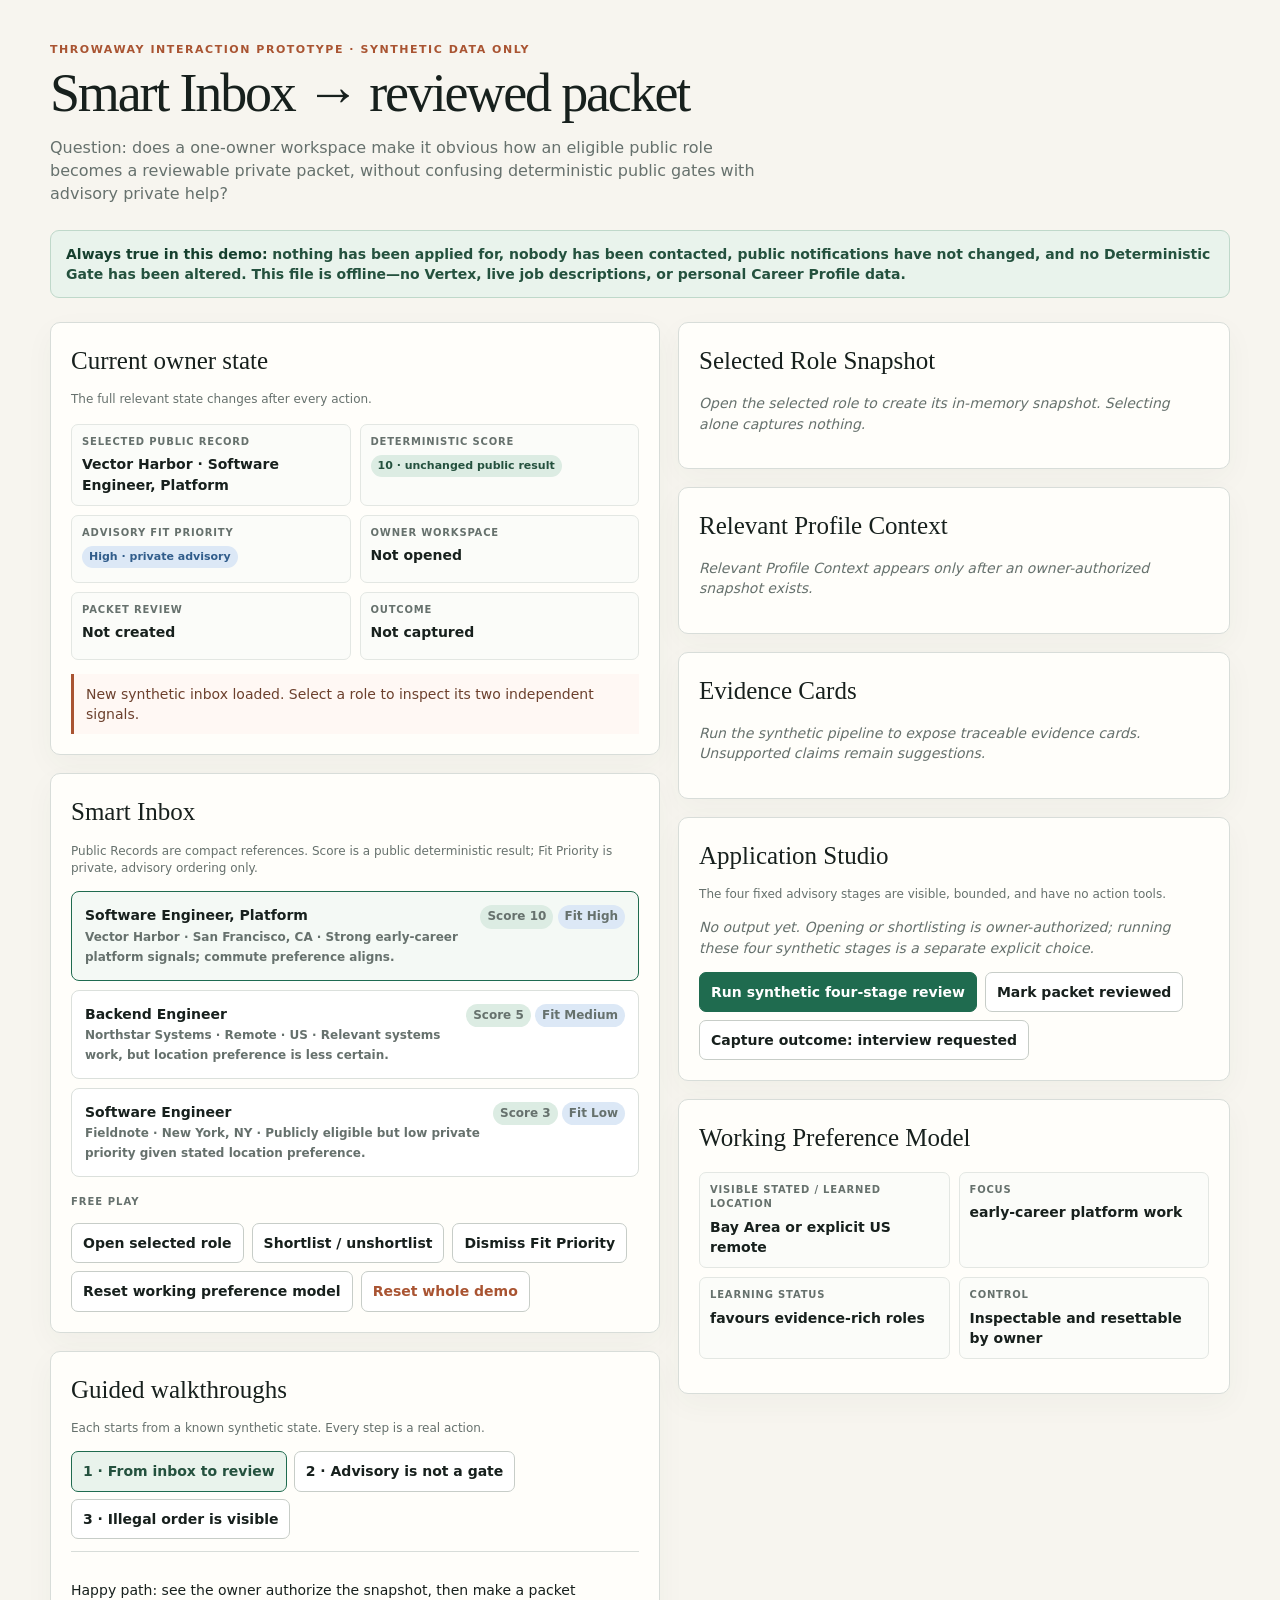
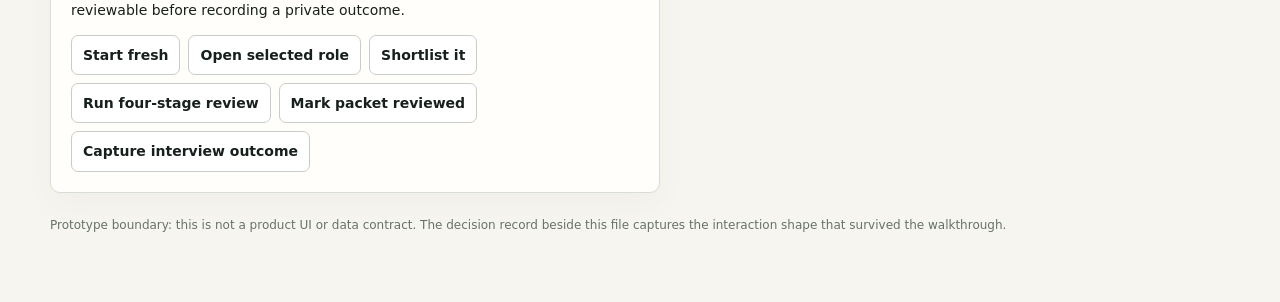
<file: docs/wayfinder/google-adk-evaluation/prototypes/smart-inbox-application-studio/index.html>
<!doctype html>
<html lang="en">
  <head>
    <meta charset="utf-8" />
    <meta name="viewport" content="width=device-width, initial-scale=1" />
    <title>Prototype — Smart Inbox to packet review</title>
    <style>
      :root { color-scheme: light; --ink:#17201d; --muted:#66716d; --line:#d8ddd9; --paper:#f7f5ef; --sheet:#fffefa; --green:#1f6b4f; --rust:#a95432; --blue:#315d8b; }
      * { box-sizing:border-box; } body { margin:0; background:var(--paper); color:var(--ink); font:14px/1.45 Inter,ui-sans-serif,system-ui,sans-serif; }
      main { width:min(1180px,calc(100% - 32px)); margin:auto; padding:42px 0 68px; }
      .kicker { margin:0 0 8px; color:var(--rust); font-size:11px; font-weight:800; letter-spacing:.14em; text-transform:uppercase; }
      h1,h2,h3 { font-family:Georgia,serif; font-weight:500; } h1 { margin:0; font-size:clamp(32px,6vw,54px); line-height:1; letter-spacing:-.04em; } h2 { margin:0; font-size:25px; } h3 { margin:0 0 10px; font-size:18px; }
      .lede { max-width:720px; color:var(--muted); font-size:16px; } .notice { margin:24px 0; border:1px solid #bfd8ca; border-radius:9px; background:#e9f3ec; padding:13px 15px; color:#24513e; font-weight:700; }
      .notice strong { color:#163f2e; } .grid { display:grid; grid-template-columns:1.05fr .95fr; gap:18px; } .panel { border:1px solid var(--line); border-radius:10px; background:var(--sheet); padding:20px; box-shadow:0 10px 30px #3240390a; }
      .panel + .panel { margin-top:18px; } .meta { color:var(--muted); font-size:12px; } .state-grid { display:grid; grid-template-columns:repeat(2,minmax(0,1fr)); gap:9px; margin-top:15px; }
      .state-grid div { min-height:68px; border:1px solid #e3e7e3; border-radius:7px; background:#fbfcf9; padding:10px; } .state-grid dt { color:var(--muted); font-size:10px; font-weight:800; letter-spacing:.08em; text-transform:uppercase; } .state-grid dd { margin:5px 0 0; font-weight:700; }
      .badge { display:inline-block; border-radius:999px; padding:3px 7px; font-size:11px; font-weight:800; } .green { background:#dcece3; color:#24513e; } .blue { background:#dce8f6; color:var(--blue); } .rust { background:#f2e4d2; color:#80512e; } .gray { background:#eaedeb; color:#5c6762; }
      .inbox { display:grid; gap:9px; margin-top:14px; } .role { width:100%; border:1px solid #dbe0dc; border-radius:8px; background:#fff; padding:13px; color:inherit; cursor:pointer; text-align:left; } .role:hover,.role.selected { border-color:var(--green); background:#f4f9f5; } .role strong { display:block; } .role span { color:var(--muted); font-size:12px; } .role .right { float:right; }
      button { border:1px solid #c7cdc8; border-radius:7px; background:#fff; padding:9px 11px; color:var(--ink); cursor:pointer; font:inherit; font-weight:700; } button:hover { border-color:var(--green); color:var(--green); } button.primary { border-color:var(--green); background:var(--green); color:#fff; } button.danger { color:var(--rust); } button:disabled { cursor:default; opacity:.45; }
      .actions { display:flex; flex-wrap:wrap; gap:8px; margin-top:14px; } .action-label { display:block; margin:18px 0 6px; color:var(--muted); font-size:10px; font-weight:800; letter-spacing:.1em; text-transform:uppercase; }
      .event { margin-top:14px; border-left:3px solid var(--rust); background:#fff8f4; padding:10px 12px; color:#6c402d; } .detail-list { margin:0; padding-left:19px; } .detail-list li { margin:6px 0; } .empty { color:var(--muted); font-style:italic; }
      .stage { border-top:1px solid #e5e8e5; padding:13px 0; } .stage:first-child { border-top:0; padding-top:0; } .stage p { margin:5px 0 0; color:#46514c; } .card { border-left:3px solid var(--blue); background:#f3f7fb; padding:10px; margin:9px 0; }
      .walkthrough-tabs { display:flex; flex-wrap:wrap; gap:7px; margin-top:14px; } .walkthrough-tabs button.active { border-color:var(--green); background:#e9f3ec; color:#24513e; } .scenario { margin-top:12px; border-top:1px solid var(--line); padding-top:14px; } .steps { display:flex; flex-wrap:wrap; gap:8px; }
      footer { margin-top:24px; color:var(--muted); font-size:12px; } code { background:#edf0ed; padding:1px 4px; }
      @media (max-width:820px) { main { width:min(100% - 24px,1180px); padding-top:28px; } .grid { grid-template-columns:1fr; } .state-grid { grid-template-columns:1fr; } }
    </style>
  </head>
  <body>
    <main>
      <p class="kicker">Throwaway interaction prototype · synthetic data only</p>
      <h1>Smart Inbox → reviewed packet</h1>
      <p class="lede">Question: does a one-owner workspace make it obvious how an eligible public role becomes a reviewable private packet, without confusing deterministic public gates with advisory private help?</p>
      <p class="notice"><strong>Always true in this demo:</strong> nothing has been applied for, nobody has been contacted, public notifications have not changed, and no Deterministic Gate has been altered. This file is offline—no Vertex, live job descriptions, or personal Career Profile data.</p>

      <div class="grid">
        <section>
          <div class="panel"><h2>Current owner state</h2><p class="meta">The full relevant state changes after every action.</p><div id="state" class="state-grid"></div><div id="event" class="event"></div></div>
          <div class="panel"><h2>Smart Inbox</h2><p class="meta">Public Records are compact references. Score is a public deterministic result; Fit Priority is private, advisory ordering only.</p><div id="inbox" class="inbox"></div><span class="action-label">Free play</span><div class="actions"><button id="open">Open selected role</button><button id="shortlist">Shortlist / unshortlist</button><button id="dismiss">Dismiss Fit Priority</button><button id="reset">Reset working preference model</button><button id="restart" class="danger">Reset whole demo</button></div></div>
          <div class="panel"><h2>Guided walkthroughs</h2><p class="meta">Each starts from a known synthetic state. Every step is a real action.</p><div id="tabs" class="walkthrough-tabs"></div><div id="scenario" class="scenario"></div></div>
        </section>
        <section>
          <div class="panel"><h2>Selected Role Snapshot</h2><div id="snapshot"></div></div>
          <div class="panel"><h2>Relevant Profile Context</h2><div id="context"></div></div>
          <div class="panel"><h2>Evidence Cards</h2><div id="evidence"></div></div>
          <div class="panel"><h2>Application Studio</h2><p class="meta">The four fixed advisory stages are visible, bounded, and have no action tools.</p><div id="pipeline"></div><div class="actions"><button id="run" class="primary">Run synthetic four-stage review</button><button id="review">Mark packet reviewed</button><button id="outcome">Capture outcome: interview requested</button></div></div>
          <div class="panel"><h2>Working Preference Model</h2><div id="preference"></div></div>
        </section>
      </div>
      <footer>Prototype boundary: this is not a product UI or data contract. The decision record beside this file captures the interaction shape that survived the walkthrough.</footer>
    </main>
    <script>
      // Portable, pure reducer: the prototype shell only renders and dispatches actions.
      const roles = [
        { id: "vector", company: "Vector Harbor", title: "Software Engineer, Platform", location: "San Francisco, CA", score: 10, fit: "High", reason: "Strong early-career platform signals; commute preference aligns.", snapshot: { url: "synthetic://vector-harbor/platform", capturedAt: "2026-08-13 10:00 PST", excerpt: "Improve reliable internal services and developer workflows." }, context: ["Project fragment: API reliability improvement", "Experience fragment: internal developer tooling", "Stated preference: Bay Area or explicit US remote"], evidence: { fit: "Platform experience aligns with reliable internal services.", gap: "Observability ownership is a discussion point, not a verified experience claim.", tailoring: "Emphasize developer-workflow impact." } },
        { id: "northstar", company: "Northstar Systems", title: "Backend Engineer", location: "Remote · US", score: 5, fit: "Medium", reason: "Relevant systems work, but location preference is less certain.", snapshot: { url: "synthetic://northstar-systems/backend", capturedAt: "2026-08-13 10:05 PST", excerpt: "Build dependable APIs for distributed customer workflows." }, context: ["Project fragment: API delivery under changing requirements", "Experience fragment: service integration", "Stated preference: explicit US remote is acceptable"], evidence: { fit: "Service-integration experience aligns with dependable API work.", gap: "Distributed-systems ownership is a discussion point, not a verified experience claim.", tailoring: "Emphasize delivery across service boundaries." } },
        { id: "fieldnote", company: "Fieldnote", title: "Software Engineer", location: "New York, NY", score: 3, fit: "Low", reason: "Publicly eligible but low private priority given stated location preference.", snapshot: { url: "synthetic://fieldnote/engineering", capturedAt: "2026-08-13 10:10 PST", excerpt: "Help product teams ship field-data workflows." }, context: ["Project fragment: user-facing workflow improvement", "Experience fragment: application development", "Stated preference: New York is not currently preferred"], evidence: { fit: "Workflow-improvement experience aligns with product-team delivery.", gap: "Field-data domain experience is a discussion point, not a verified experience claim.", tailoring: "Emphasize user-facing workflow outcomes." } }
      ];
      const initialState = () => ({ selectedId: "vector", openedId: null, shortlistedId: null, dismissedFitIds: [], pipeline: false, reviewed: false, outcome: null, preference: { location: "Bay Area or explicit US remote", focus: "early-career platform work", learned: "favours evidence-rich roles" }, last: "New synthetic inbox loaded. Select a role to inspect its two independent signals." });
      function reduce(state, action) {
        if (action.type === "SELECT") return { ...state, selectedId: action.id, pipeline: false, reviewed: false, outcome: null, last: "Selected a compact public Record reference; no description has been captured." };
        if (action.type === "OPEN") return { ...state, openedId: state.selectedId, pipeline: false, reviewed: false, outcome: null, last: "Owner opened the role. A synthetic Selected Role Snapshot is now available for this role only." };
        if (action.type === "SHORTLIST") return state.shortlistedId === state.selectedId ? { ...state, shortlistedId: null, last: "Removed from shortlist; the snapshot remains reviewable in this in-memory demo." } : { ...state, shortlistedId: state.selectedId, openedId: state.selectedId, pipeline: false, reviewed: false, outcome: null, last: "Owner shortlisted the role, authorizing its one synthetic Selected Role Snapshot; this does not notify, apply, or change public state." };
        if (action.type === "DISMISS_FIT") return { ...state, dismissedFitIds: [...new Set([...state.dismissedFitIds, state.selectedId])], last: "Dismissed the advisory Fit Priority. Deterministic Score remains exactly the same." };
        if (action.type === "RUN") return state.openedId === state.selectedId ? { ...state, pipeline: true, last: "Produced four synthetic advisory stage outputs with visible evidence pointers." } : { ...state, last: "Open this role first: a packet cannot be made without an owner-authorized snapshot." };
        if (action.type === "REVIEW") return state.pipeline ? { ...state, reviewed: true, last: "Owner marked the synthetic packet reviewed. Review is not submission." } : { ...state, last: "Run the synthetic pipeline before reviewing a packet." };
        if (action.type === "OUTCOME") return state.reviewed ? { ...state, outcome: "Interview requested", last: "Captured a private outcome. It can inform advisory preference learning, never public gates." } : { ...state, last: "Review the packet before capturing an outcome." };
        if (action.type === "RESET_PREFERENCES") return { ...state, preference: { location: "No learned preference", focus: "No learned preference", learned: "Reset by owner" }, last: "Owner reset the Working Preference Model. Facts, Scores, and public notifications are untouched." };
        if (action.type === "RESET") return initialState();
        return state;
      }
      let state = initialState(); let activeScenario = "full";
      const byId = (id) => document.getElementById(id); const role = () => roles.find((item) => item.id === state.selectedId);
      const esc = (value) => String(value).replaceAll("&", "&amp;").replaceAll("<", "&lt;").replaceAll(">", "&gt;");
      function dispatch(action) { state = reduce(state, action); render(); }
      function render() {
        const item = role();
        byId("state").innerHTML = [
          ["Selected public Record", `${item.company} · ${item.title}`], ["Deterministic Score", `<span class="badge green">${item.score} · unchanged public result</span>`],
          ["Advisory Fit Priority", state.dismissedFitIds.includes(item.id) ? `<span class="badge gray">Dismissed by owner</span>` : `<span class="badge blue">${item.fit} · private advisory</span>`], ["Owner workspace", `${state.openedId === item.id ? "Opened" : "Not opened"}${state.shortlistedId === item.id ? " · shortlisted" : ""}`],
          ["Packet review", state.reviewed ? `<span class="badge green">Reviewed</span>` : state.pipeline ? `<span class="badge rust">Needs owner review</span>` : "Not created"], ["Outcome", state.outcome || "Not captured"]
        ].map(([term, value]) => `<div><dt>${term}</dt><dd>${value}</dd></div>`).join("");
        byId("event").textContent = state.last;
        byId("inbox").innerHTML = roles.map((item) => `<button class="role ${item.id === state.selectedId ? "selected" : ""}" data-role="${item.id}"><strong>${esc(item.title)} <span class="right"><span class="badge green">Score ${item.score}</span> <span class="badge blue">Fit ${item.fit}</span></span></strong><span>${esc(item.company)} · ${esc(item.location)} · ${esc(item.reason)}</span></button>`).join("");
        document.querySelectorAll("[data-role]").forEach((button) => button.addEventListener("click", () => dispatch({ type:"SELECT", id:button.dataset.role })));
        const opened = state.openedId === item.id;
        byId("snapshot").innerHTML = opened ? `<p><span class="badge green">Owner-created synthetic snapshot</span></p><ul class="detail-list"><li><strong>Captured at:</strong> ${esc(item.snapshot.capturedAt)}</li><li><strong>Source URL:</strong> ${esc(item.snapshot.url)}</li><li><strong>Description excerpt:</strong> “${esc(item.snapshot.excerpt)}”</li><li><strong>Boundary:</strong> one selected role, not bulk job-description acquisition.</li></ul>` : `<p class="empty">Open the selected role to create its in-memory snapshot. Selecting alone captures nothing.</p>`;
        byId("context").innerHTML = opened ? `<p>Only the bounded, visible fragments used for this synthetic packet:</p><ul class="detail-list">${item.context.map((fragment) => `<li>${esc(fragment)}</li>`).join("")}</ul><p class="meta">No full Career Profile is shown or sent by default.</p>` : `<p class="empty">Relevant Profile Context appears only after an owner-authorized snapshot exists.</p>`;
        byId("evidence").innerHTML = state.pipeline ? `<div class="card"><strong>Fit claim</strong><br>${esc(item.evidence.fit)} <span class="meta">Snapshot span S-1 + profile fragment P-2</span></div><div class="card"><strong>Gap claim</strong><br>${esc(item.evidence.gap)} <span class="meta">Labeled suggestion</span></div><div class="card"><strong>Tailoring claim</strong><br>${esc(item.evidence.tailoring)} <span class="meta">Snapshot S-1 + profile fragment P-2</span></div>` : `<p class="empty">Run the synthetic pipeline to expose traceable evidence cards. Unsupported claims remain suggestions.</p>`;
        const stageOutputs = [
          ["1 · Role Analyst", `Snapshot S-1 identifies: “${item.snapshot.excerpt}” The role-specific gap remains a question: ${item.evidence.gap}`],
          ["2 · Career Strategist", `Uses visible context only: ${item.context[0].toLowerCase()}; ${item.context[1].toLowerCase()}. Treats ${item.context[2].toLowerCase()} as a stated preference.`],
          ["3 · Application Writer", `Packet draft — resume bullet: “${item.evidence.tailoring}” Draft note: “I’m interested in ${item.company}'s ${item.title.toLowerCase()} work.” It sends nothing.`],
          ["4 · Evidence Critic", `Packet review checklist — validate “${item.evidence.fit}” against S-1 and P-2; keep the gap as a suggestion; approve, revise, or reject the draft.`]
        ];
        byId("pipeline").innerHTML = state.pipeline ? stageOutputs.map(([title, text]) => `<div class="stage"><h3>${title}</h3><p>${esc(text)}</p></div>`).join("") : `<p class="empty">No output yet. Opening or shortlisting is owner-authorized; running these four synthetic stages is a separate explicit choice.</p>`;
        byId("preference").innerHTML = `<dl class="state-grid"><div><dt>Visible stated / learned location</dt><dd>${esc(state.preference.location)}</dd></div><div><dt>Focus</dt><dd>${esc(state.preference.focus)}</dd></div><div><dt>Learning status</dt><dd>${esc(state.preference.learned)}</dd></div><div><dt>Control</dt><dd>Inspectable and resettable by owner</dd></div></dl>`;
        renderScenario();
      }
      const scenarios = {
        full: { label:"1 · From inbox to review", intro:"Happy path: see the owner authorize the snapshot, then make a packet reviewable before recording a private outcome.", steps:[ ["Start fresh", {type:"RESET"}], ["Open selected role", {type:"OPEN"}], ["Shortlist it", {type:"SHORTLIST"}], ["Run four-stage review", {type:"RUN"}], ["Mark packet reviewed", {type:"REVIEW"}], ["Capture interview outcome", {type:"OUTCOME"}] ] },
        boundary: { label:"2 · Advisory is not a gate", intro:"Awkward boundary: dismiss the private recommendation and reset learned preferences. Watch the public Score remain 10 throughout.", steps:[ ["Start fresh", {type:"RESET"}], ["Dismiss Fit Priority", {type:"DISMISS_FIT"}], ["Reset preference model", {type:"RESET_PREFERENCES"}] ] },
        order: { label:"3 · Illegal order is visible", intro:"Try to produce a packet without opening a role. The model refuses the action and explains the missing owner authorization.", steps:[ ["Start fresh", {type:"RESET"}], ["Try pipeline without opening", {type:"RUN"}], ["Try review without a packet", {type:"REVIEW"}], ["Open selected role", {type:"OPEN"}], ["Run pipeline", {type:"RUN"}] ] }
      };
      function renderScenario() { const scenario = scenarios[activeScenario]; byId("tabs").innerHTML = Object.entries(scenarios).map(([key, value]) => `<button data-tab="${key}" class="${key === activeScenario ? "active" : ""}">${value.label}</button>`).join(""); document.querySelectorAll("[data-tab]").forEach((button) => button.addEventListener("click", () => { activeScenario = button.dataset.tab; state = initialState(); render(); })); byId("scenario").innerHTML = `<p>${scenario.intro}</p><div class="steps">${scenario.steps.map(([label, action]) => `<button data-step='${JSON.stringify(action)}'>${label}</button>`).join("")}</div>`; document.querySelectorAll("[data-step]").forEach((button) => button.addEventListener("click", () => dispatch(JSON.parse(button.dataset.step)))); }
      byId("open").addEventListener("click", () => dispatch({type:"OPEN"})); byId("shortlist").addEventListener("click", () => dispatch({type:"SHORTLIST"})); byId("dismiss").addEventListener("click", () => dispatch({type:"DISMISS_FIT"})); byId("reset").addEventListener("click", () => dispatch({type:"RESET_PREFERENCES"})); byId("restart").addEventListener("click", () => dispatch({type:"RESET"})); byId("run").addEventListener("click", () => dispatch({type:"RUN"})); byId("review").addEventListener("click", () => dispatch({type:"REVIEW"})); byId("outcome").addEventListener("click", () => dispatch({type:"OUTCOME"}));
      render();
    </script>
  </body>
</html>
</file>
